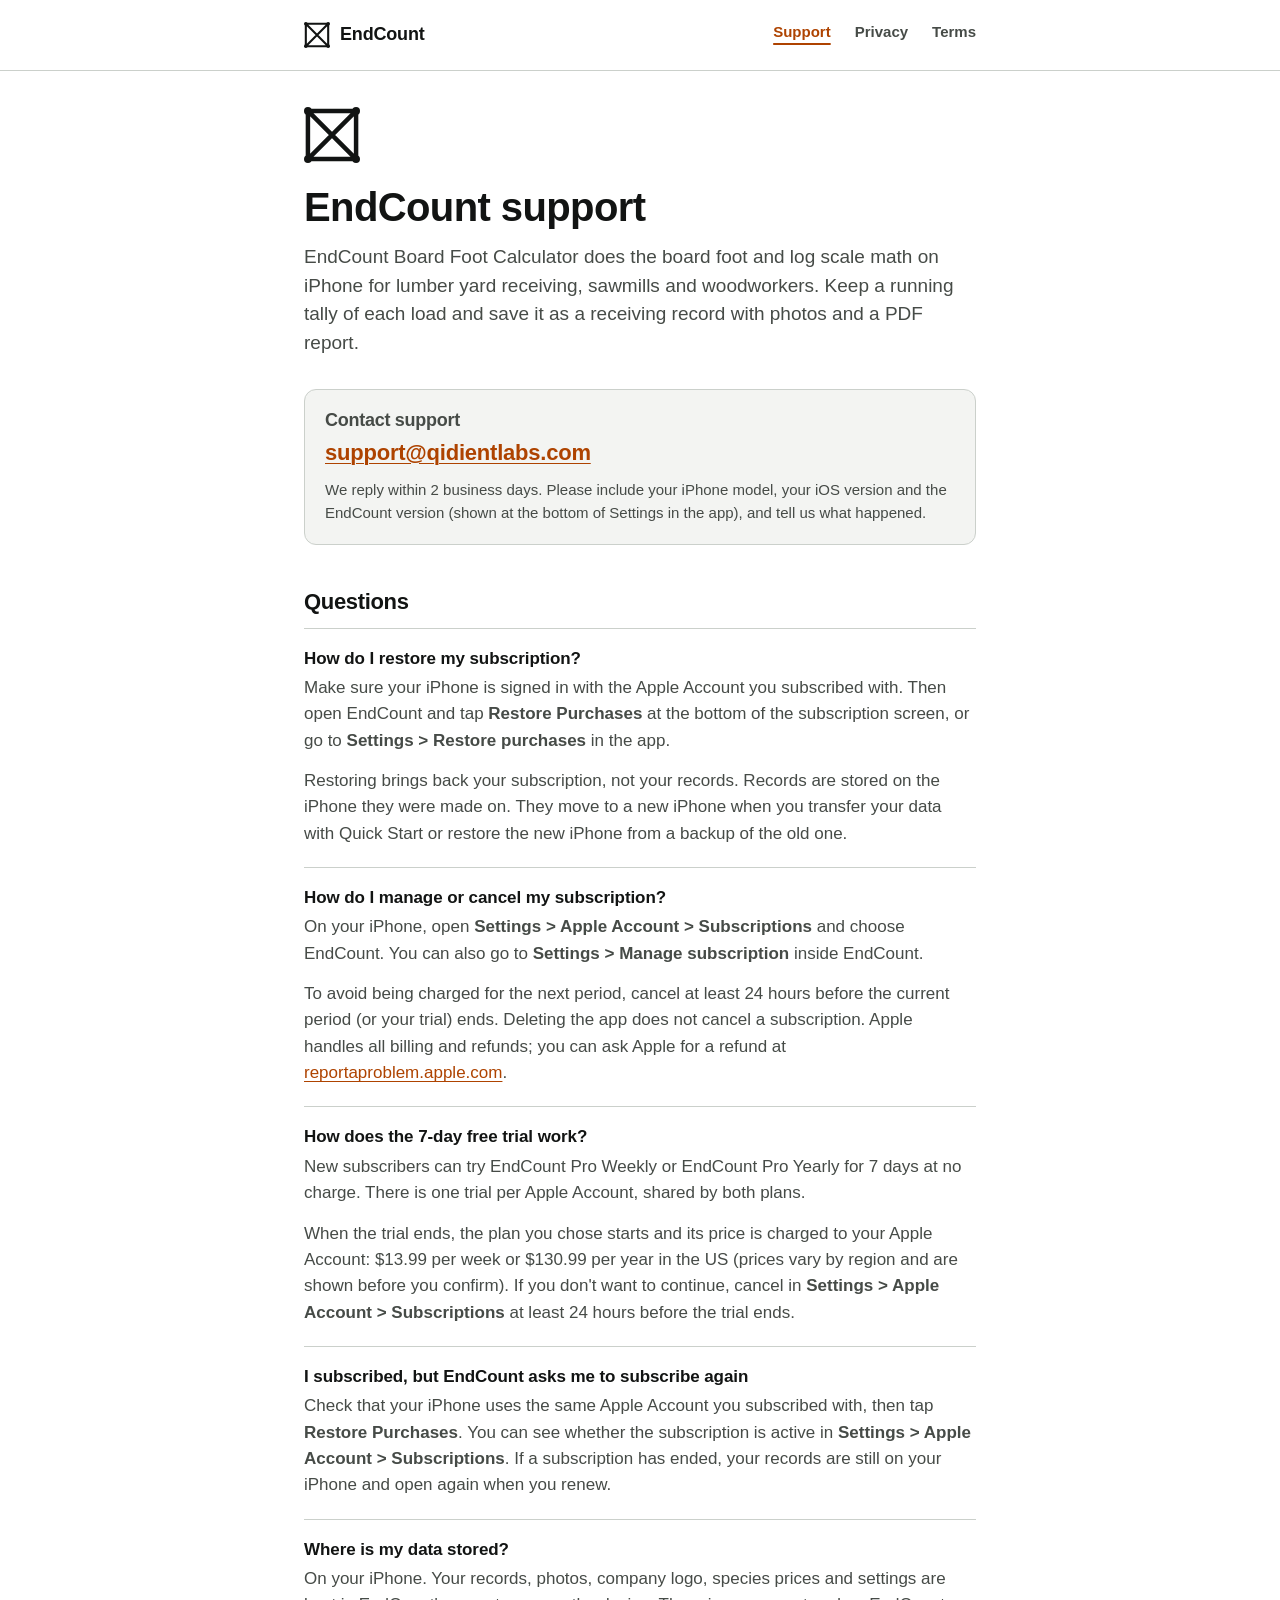
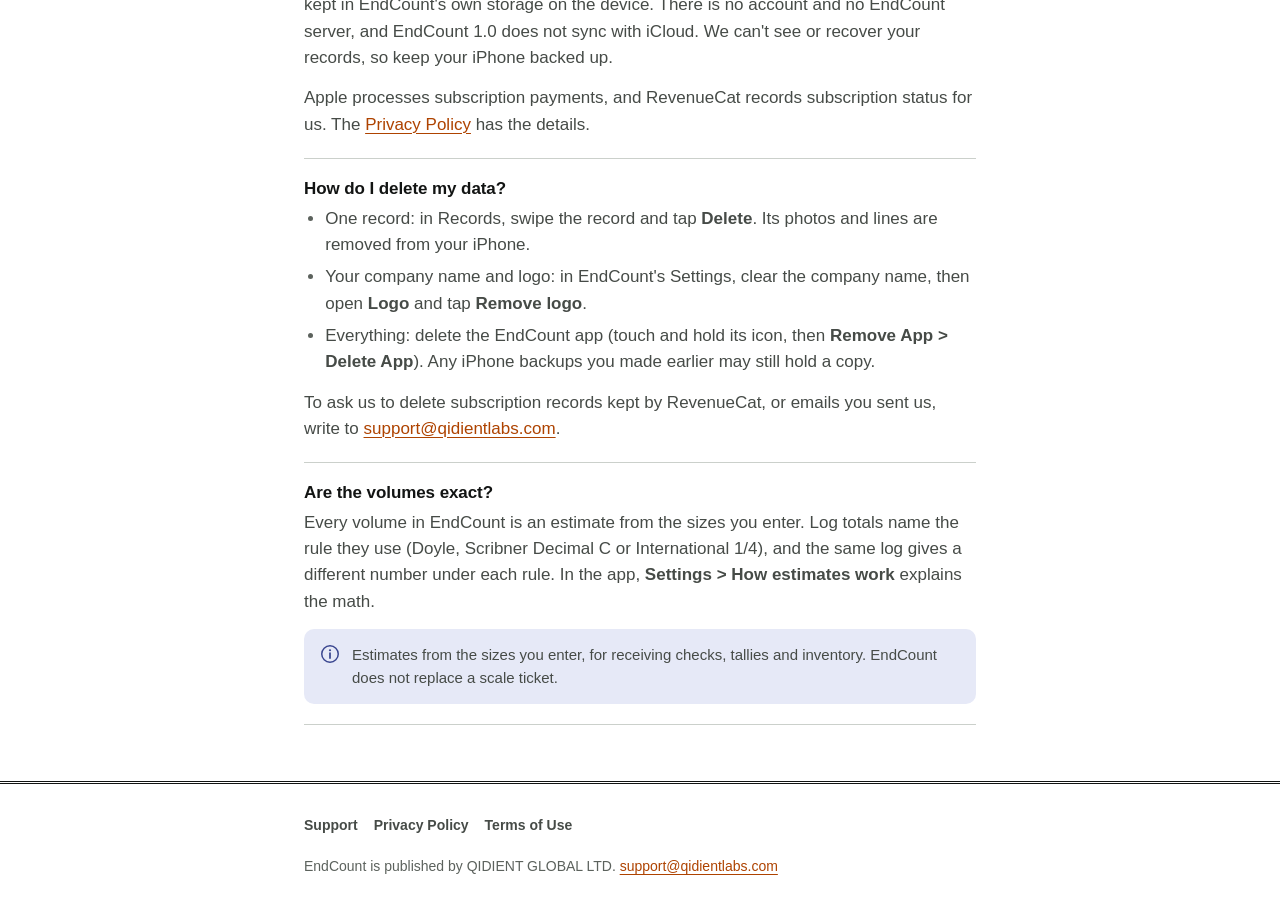
<file: index.html>
<!doctype html>
<html lang="en">
<head>
  <meta charset="utf-8">
  <meta name="viewport" content="width=device-width, initial-scale=1">
  <title>EndCount Support</title>
  <meta name="description" content="Help for EndCount Board Foot Calculator on iPhone: contact support, restore or manage your subscription, the 7-day free trial, and where your data is stored.">
  <meta name="color-scheme" content="light dark">
  <meta name="theme-color" content="#FFFFFF" media="(prefers-color-scheme: light)">
  <meta name="theme-color" content="#0F1110" media="(prefers-color-scheme: dark)">
  <link rel="canonical" href="https://jerryjrdev.github.io/endcount/">
  <link rel="icon" type="image/svg+xml" href="data:image/svg+xml,%3Csvg xmlns='http://www.w3.org/2000/svg' viewBox='0 0 100 100'%3E%3Crect width='100' height='100' rx='22' fill='%23FFFFFF'/%3E%3Cg transform='translate(20 20) scale(.6)'%3E%3Cg fill='%23121413'%3E%3Ccircle cx='7' cy='7' r='7'/%3E%3Ccircle cx='93' cy='7' r='7'/%3E%3Ccircle cx='93' cy='93' r='7'/%3E%3Ccircle cx='7' cy='93' r='7'/%3E%3C/g%3E%3Cpath d='M7 7H93V93H7ZM7 7L93 93M93 7L7 93' fill='none' stroke='%23121413' stroke-width='9' stroke-linecap='round' stroke-linejoin='round'/%3E%3C/g%3E%3C/svg%3E">
  <link rel="stylesheet" href="style.css">
</head>
<body>
  <a class="skip" href="#main">Skip to content</a>

  <header class="site-header">
    <div class="wrap">
      <a class="brand" href="./">
        <svg class="glyph" viewBox="0 0 100 100" aria-hidden="true" focusable="false"><g fill="currentColor"><circle cx="7" cy="7" r="7"/><circle cx="93" cy="7" r="7"/><circle cx="93" cy="93" r="7"/><circle cx="7" cy="93" r="7"/></g><path d="M7 7H93V93H7ZM7 7L93 93M93 7L7 93" fill="none" stroke="currentColor" stroke-width="8" stroke-linecap="round" stroke-linejoin="round"/></svg>
        <span>EndCount</span>
      </a>
      <nav aria-label="Site">
        <ul class="nav">
          <li><a href="./" aria-current="page">Support</a></li>
          <li><a href="privacy/">Privacy</a></li>
          <li><a href="terms/">Terms</a></li>
        </ul>
      </nav>
    </div>
  </header>

  <main id="main" class="wrap">
    <div class="page-head">
      <svg class="glyph" viewBox="0 0 100 100" aria-hidden="true" focusable="false"><g fill="currentColor"><circle cx="7" cy="7" r="7"/><circle cx="93" cy="7" r="7"/><circle cx="93" cy="93" r="7"/><circle cx="7" cy="93" r="7"/></g><path d="M7 7H93V93H7ZM7 7L93 93M93 7L7 93" fill="none" stroke="currentColor" stroke-width="8" stroke-linecap="round" stroke-linejoin="round"/></svg>
      <h1>EndCount support</h1>
      <p class="lede">EndCount Board Foot Calculator does the board foot and log scale math on iPhone for lumber yard receiving, sawmills and woodworkers. Keep a running tally of each load and save it as a receiving record with photos and a PDF report.</p>
    </div>

    <section class="card" aria-labelledby="contact-title">
      <h2 id="contact-title" class="contact-label">Contact support</h2>
      <a class="contact-email" href="mailto:support@qidientlabs.com?subject=EndCount%20support">support@qidientlabs.com</a>
      <p class="contact-note">We reply within 2 business days. Please include your iPhone model, your iOS version and the EndCount version (shown at the bottom of Settings in the app), and tell us what happened.</p>
    </section>

    <h2 id="faq">Questions</h2>
    <ul class="faq">
      <li id="restore">
        <h3>How do I restore my subscription?</h3>
        <p>Make sure your iPhone is signed in with the Apple Account you subscribed with. Then open EndCount and tap <span class="path">Restore Purchases</span> at the bottom of the subscription screen, or go to <span class="path">Settings&nbsp;&gt; Restore purchases</span> in the app.</p>
        <p>Restoring brings back your subscription, not your records. Records are stored on the iPhone they were made on. They move to a new iPhone when you transfer your data with Quick Start or restore the new iPhone from a backup of the old one.</p>
      </li>
      <li id="manage">
        <h3>How do I manage or cancel my subscription?</h3>
        <p>On your iPhone, open <span class="path">Settings&nbsp;&gt; Apple Account&nbsp;&gt; Subscriptions</span> and choose EndCount. You can also go to <span class="path">Settings&nbsp;&gt; Manage subscription</span> inside EndCount.</p>
        <p>To avoid being charged for the next period, cancel at least 24 hours before the current period (or your trial) ends. Deleting the app does not cancel a subscription. Apple handles all billing and refunds; you can ask Apple for a refund at <a href="https://reportaproblem.apple.com">reportaproblem.apple.com</a>.</p>
      </li>
      <li id="trial">
        <h3>How does the <span class="nobr">7-day</span> free trial work?</h3>
        <p>New subscribers can try EndCount Pro Weekly or EndCount Pro Yearly for 7 days at no charge. There is one trial per Apple Account, shared by both plans.</p>
        <p>When the trial ends, the plan you chose starts and its price is charged to your Apple Account: <span class="num">$13.99</span> per week or <span class="num">$130.99</span> per year in the US (prices vary by region and are shown before you confirm). If you don't want to continue, cancel in <span class="path">Settings&nbsp;&gt; Apple Account&nbsp;&gt; Subscriptions</span> at least 24 hours before the trial ends.</p>
      </li>
      <li id="lapsed">
        <h3>I subscribed, but EndCount asks me to subscribe again</h3>
        <p>Check that your iPhone uses the same Apple Account you subscribed with, then tap <span class="path">Restore Purchases</span>. You can see whether the subscription is active in <span class="path">Settings&nbsp;&gt; Apple Account&nbsp;&gt; Subscriptions</span>. If a subscription has ended, your records are still on your iPhone and open again when you renew.</p>
      </li>
      <li id="data">
        <h3>Where is my data stored?</h3>
        <p>On your iPhone. Your records, photos, company logo, species prices and settings are kept in EndCount's own storage on the device. There is no account and no EndCount server, and EndCount 1.0 does not sync with iCloud. We can't see or recover your records, so keep your iPhone backed up.</p>
        <p>Apple processes subscription payments, and RevenueCat records subscription status for us. The <a href="privacy/">Privacy Policy</a> has the details.</p>
      </li>
      <li id="delete">
        <h3>How do I delete my data?</h3>
        <ul>
          <li>One record: in Records, swipe the record and tap <span class="path">Delete</span>. Its photos and lines are removed from your iPhone.</li>
          <li>Your company name and logo: in EndCount's Settings, clear the company name, then open <span class="path">Logo</span> and tap <span class="path">Remove logo</span>.</li>
          <li>Everything: delete the EndCount app (touch and hold its icon, then <span class="path">Remove App&nbsp;&gt; Delete App</span>). Any iPhone backups you made earlier may still hold a copy.</li>
        </ul>
        <p>To ask us to delete subscription records kept by RevenueCat, or emails you sent us, write to <a href="mailto:support@qidientlabs.com">support@qidientlabs.com</a>.</p>
      </li>
      <li id="estimates">
        <h3>Are the volumes exact?</h3>
        <p>Every volume in EndCount is an estimate from the sizes you enter. Log totals name the rule they use (Doyle, Scribner Decimal C or International 1/4), and the same log gives a different number under each rule. In the app, <span class="path">Settings&nbsp;&gt; How estimates work</span> explains the math.</p>
        <div class="note">
          <svg viewBox="0 0 20 20" aria-hidden="true" focusable="false"><circle cx="10" cy="10" r="8.25" fill="none" stroke="currentColor" stroke-width="1.5"/><path d="M10 9v5" fill="none" stroke="currentColor" stroke-width="1.75" stroke-linecap="round"/><circle cx="10" cy="6.25" r="1.1" fill="currentColor"/></svg>
          <p>Estimates from the sizes you enter, for receiving checks, tallies and inventory. EndCount does not replace a scale ticket.</p>
        </div>
      </li>
    </ul>
  </main>

  <footer class="site-footer">
    <div class="wrap">
      <ul class="footer-links">
        <li><a href="./">Support</a></li>
        <li><a href="privacy/">Privacy Policy</a></li>
        <li><a href="terms/">Terms of Use</a></li>
      </ul>
      <p>EndCount is published by QIDIENT GLOBAL LTD. <a href="mailto:support@qidientlabs.com">support@qidientlabs.com</a></p>
    </div>
  </footer>
</body>
</html>
</file>
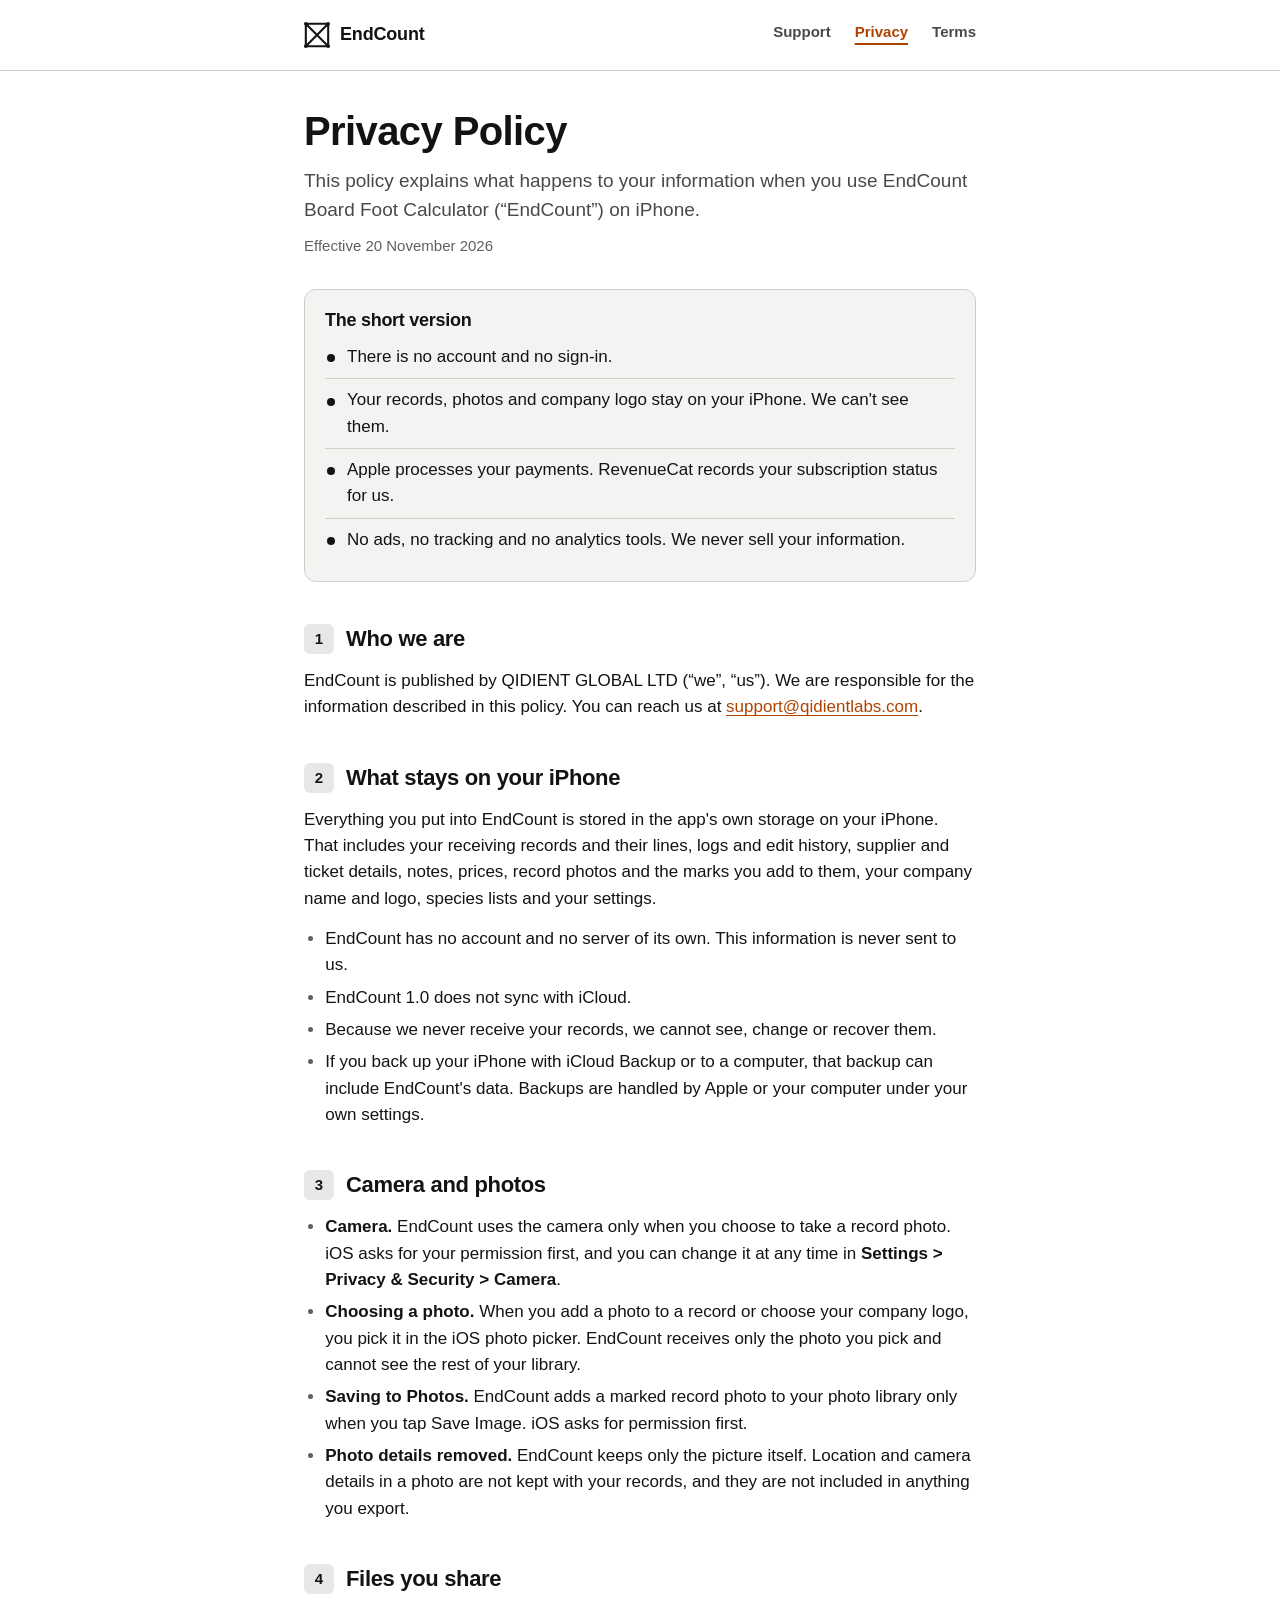
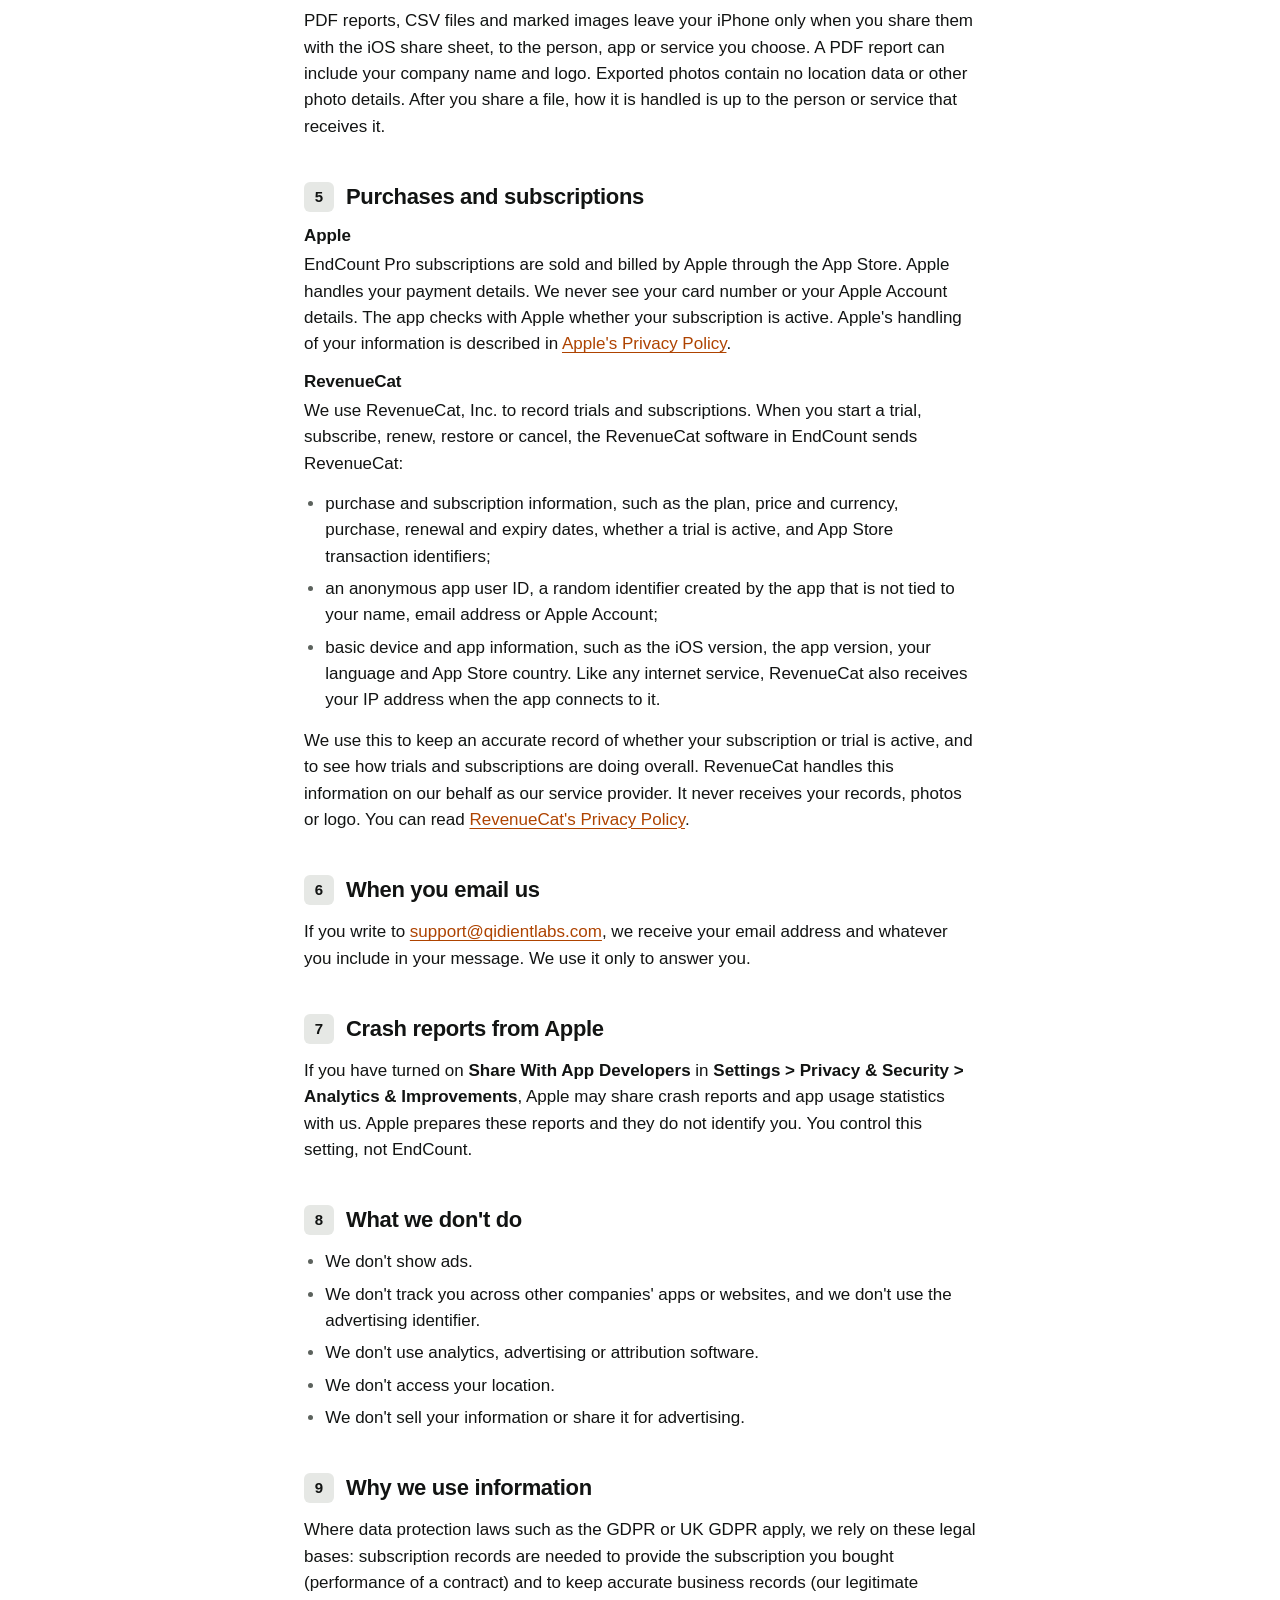
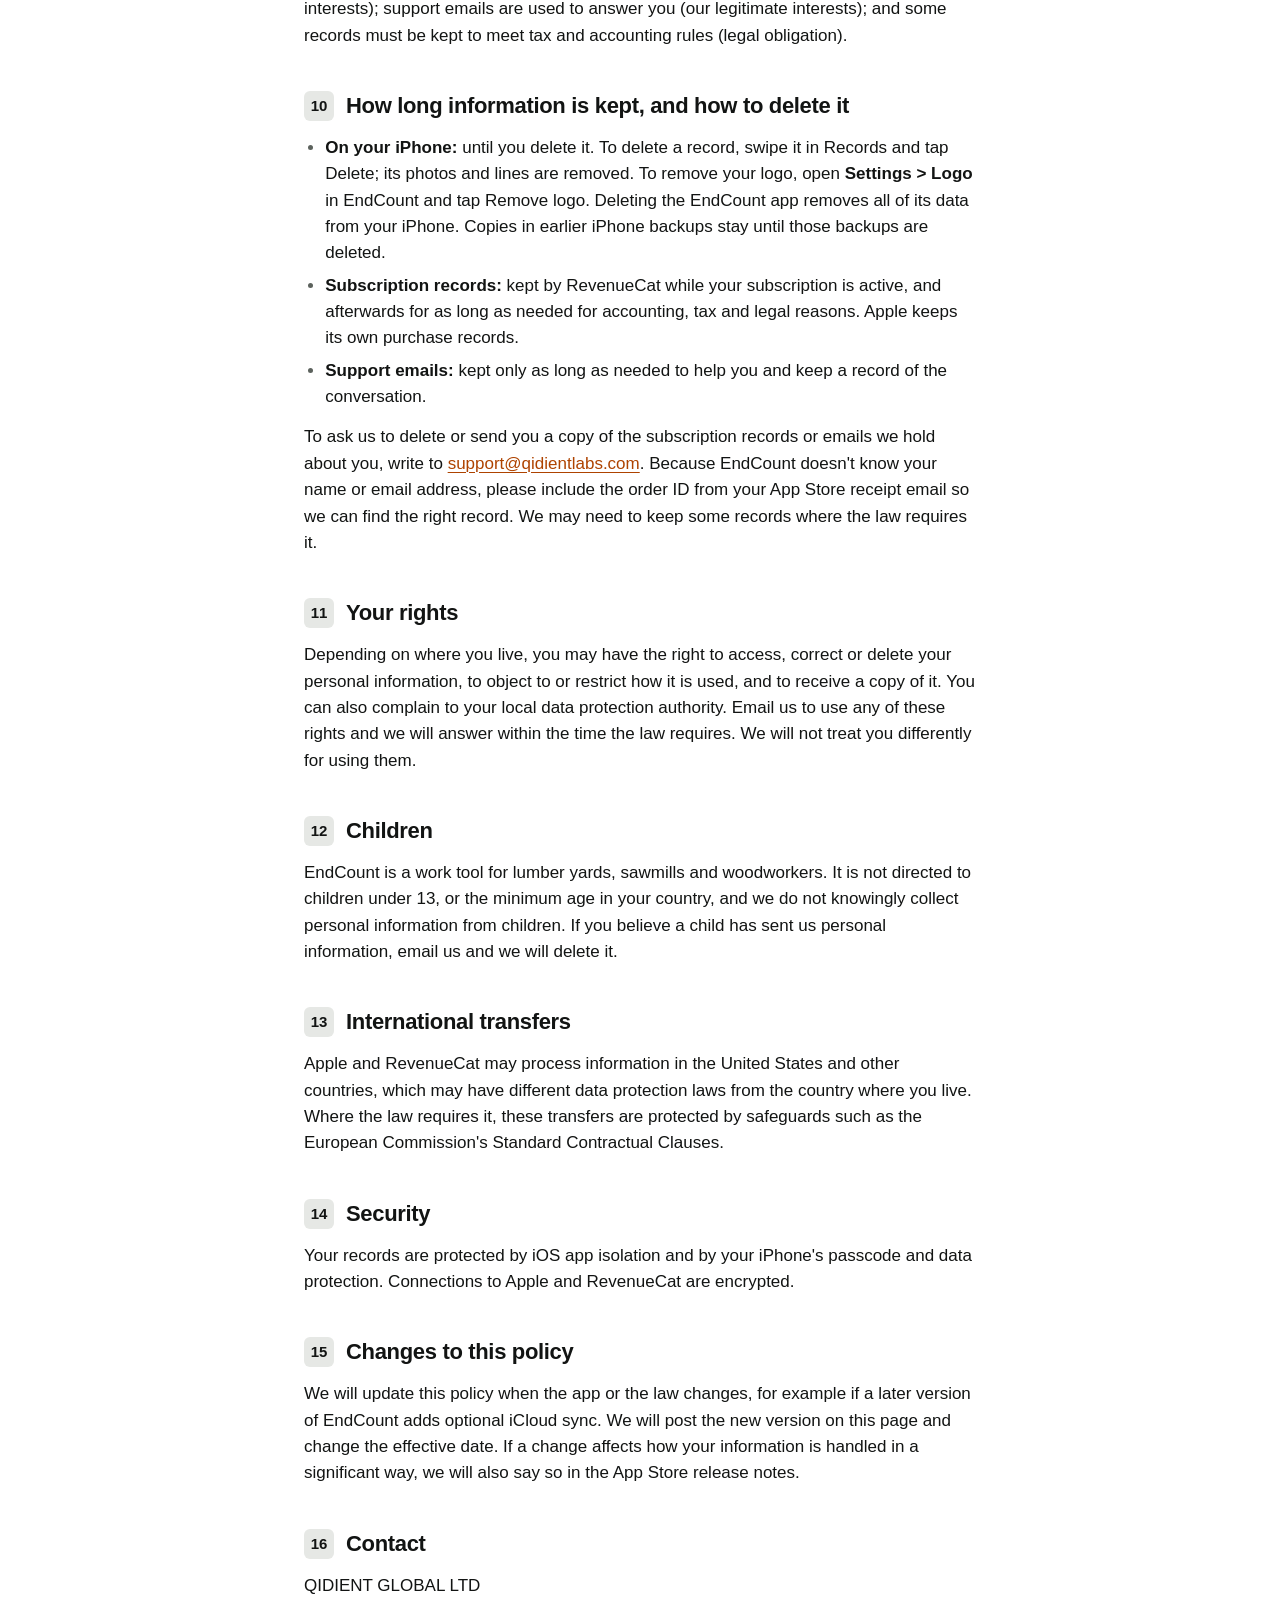
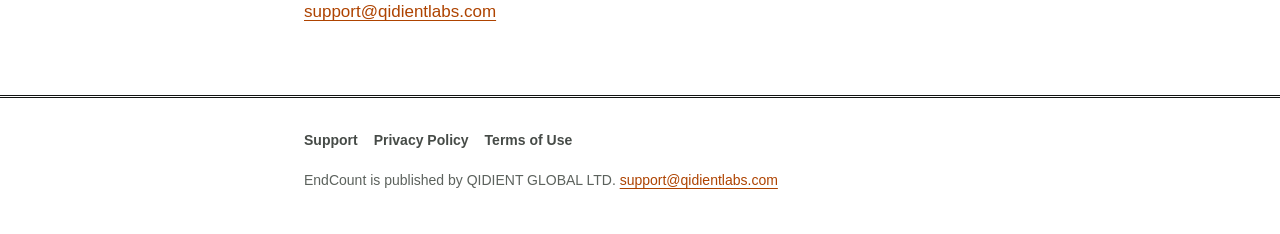
<file: privacy/index.html>
<!doctype html>
<html lang="en">
<head>
  <meta charset="utf-8">
  <meta name="viewport" content="width=device-width, initial-scale=1">
  <title>EndCount Privacy Policy</title>
  <meta name="description" content="How EndCount Board Foot Calculator handles your information: no account, records and photos stay on your iPhone, Apple processes payments and RevenueCat records subscription status.">
  <meta name="color-scheme" content="light dark">
  <meta name="theme-color" content="#FFFFFF" media="(prefers-color-scheme: light)">
  <meta name="theme-color" content="#0F1110" media="(prefers-color-scheme: dark)">
  <link rel="canonical" href="https://jerryjrdev.github.io/endcount/privacy/">
  <link rel="icon" type="image/svg+xml" href="data:image/svg+xml,%3Csvg xmlns='http://www.w3.org/2000/svg' viewBox='0 0 100 100'%3E%3Crect width='100' height='100' rx='22' fill='%23FFFFFF'/%3E%3Cg transform='translate(20 20) scale(.6)'%3E%3Cg fill='%23121413'%3E%3Ccircle cx='7' cy='7' r='7'/%3E%3Ccircle cx='93' cy='7' r='7'/%3E%3Ccircle cx='93' cy='93' r='7'/%3E%3Ccircle cx='7' cy='93' r='7'/%3E%3C/g%3E%3Cpath d='M7 7H93V93H7ZM7 7L93 93M93 7L7 93' fill='none' stroke='%23121413' stroke-width='9' stroke-linecap='round' stroke-linejoin='round'/%3E%3C/g%3E%3C/svg%3E">
  <link rel="stylesheet" href="../style.css">
</head>
<body>
  <a class="skip" href="#main">Skip to content</a>

  <header class="site-header">
    <div class="wrap">
      <a class="brand" href="../">
        <svg class="glyph" viewBox="0 0 100 100" aria-hidden="true" focusable="false"><g fill="currentColor"><circle cx="7" cy="7" r="7"/><circle cx="93" cy="7" r="7"/><circle cx="93" cy="93" r="7"/><circle cx="7" cy="93" r="7"/></g><path d="M7 7H93V93H7ZM7 7L93 93M93 7L7 93" fill="none" stroke="currentColor" stroke-width="8" stroke-linecap="round" stroke-linejoin="round"/></svg>
        <span>EndCount</span>
      </a>
      <nav aria-label="Site">
        <ul class="nav">
          <li><a href="../">Support</a></li>
          <li><a href="./" aria-current="page">Privacy</a></li>
          <li><a href="../terms/">Terms</a></li>
        </ul>
      </nav>
    </div>
  </header>

  <main id="main" class="wrap">
    <div class="page-head">
      <h1>Privacy Policy</h1>
      <p class="lede">This policy explains what happens to your information when you use EndCount Board Foot Calculator (“EndCount”) on iPhone.</p>
      <p class="meta">Effective 20 November 2026</p>
    </div>

    <section class="card" aria-labelledby="glance-title">
      <h2 id="glance-title">The short version</h2>
      <ul class="glance">
        <li>There is no account and no sign-in.</li>
        <li>Your records, photos and company logo stay on your iPhone. We can't see them.</li>
        <li>Apple processes your payments. RevenueCat records your subscription status for us.</li>
        <li>No ads, no tracking and no analytics tools. We never sell your information.</li>
      </ul>
    </section>

    <h2 id="who" class="tagged"><span class="tag">1</span><span>Who we are</span></h2>
    <p>EndCount is published by QIDIENT GLOBAL LTD (“we”, “us”). We are responsible for the information described in this policy. You can reach us at <a href="mailto:support@qidientlabs.com">support@qidientlabs.com</a>.</p>

    <h2 id="on-device" class="tagged"><span class="tag">2</span><span>What stays on your iPhone</span></h2>
    <p>Everything you put into EndCount is stored in the app's own storage on your iPhone. That includes your receiving records and their lines, logs and edit history, supplier and ticket details, notes, prices, record photos and the marks you add to them, your company name and logo, species lists and your settings.</p>
    <ul>
      <li>EndCount has no account and no server of its own. This information is never sent to us.</li>
      <li>EndCount 1.0 does not sync with iCloud.</li>
      <li>Because we never receive your records, we cannot see, change or recover them.</li>
      <li>If you back up your iPhone with iCloud Backup or to a computer, that backup can include EndCount's data. Backups are handled by Apple or your computer under your own settings.</li>
    </ul>

    <h2 id="camera-photos" class="tagged"><span class="tag">3</span><span>Camera and photos</span></h2>
    <ul>
      <li><strong>Camera.</strong> EndCount uses the camera only when you choose to take a record photo. iOS asks for your permission first, and you can change it at any time in <span class="path">Settings&nbsp;&gt; Privacy &amp; Security&nbsp;&gt; Camera</span>.</li>
      <li><strong>Choosing a photo.</strong> When you add a photo to a record or choose your company logo, you pick it in the iOS photo picker. EndCount receives only the photo you pick and cannot see the rest of your library.</li>
      <li><strong>Saving to Photos.</strong> EndCount adds a marked record photo to your photo library only when you tap Save Image. iOS asks for permission first.</li>
      <li><strong>Photo details removed.</strong> EndCount keeps only the picture itself. Location and camera details in a photo are not kept with your records, and they are not included in anything you export.</li>
    </ul>

    <h2 id="sharing" class="tagged"><span class="tag">4</span><span>Files you share</span></h2>
    <p>PDF reports, CSV files and marked images leave your iPhone only when you share them with the iOS share sheet, to the person, app or service you choose. A PDF report can include your company name and logo. Exported photos contain no location data or other photo details. After you share a file, how it is handled is up to the person or service that receives it.</p>

    <h2 id="purchases" class="tagged"><span class="tag">5</span><span>Purchases and subscriptions</span></h2>
    <h3>Apple</h3>
    <p>EndCount Pro subscriptions are sold and billed by Apple through the App Store. Apple handles your payment details. We never see your card number or your Apple Account details. The app checks with Apple whether your subscription is active. Apple's handling of your information is described in <a href="https://www.apple.com/legal/privacy/">Apple's Privacy Policy</a>.</p>
    <h3>RevenueCat</h3>
    <p>We use RevenueCat, Inc. to record trials and subscriptions. When you start a trial, subscribe, renew, restore or cancel, the RevenueCat software in EndCount sends RevenueCat:</p>
    <ul>
      <li>purchase and subscription information, such as the plan, price and currency, purchase, renewal and expiry dates, whether a trial is active, and App Store transaction identifiers;</li>
      <li>an anonymous app user ID, a random identifier created by the app that is not tied to your name, email address or Apple Account;</li>
      <li>basic device and app information, such as the iOS version, the app version, your language and App Store country. Like any internet service, RevenueCat also receives your IP address when the app connects to it.</li>
    </ul>
    <p>We use this to keep an accurate record of whether your subscription or trial is active, and to see how trials and subscriptions are doing overall. RevenueCat handles this information on our behalf as our service provider. It never receives your records, photos or logo. You can read <a href="https://www.revenuecat.com/privacy">RevenueCat's Privacy Policy</a>.</p>

    <h2 id="support" class="tagged"><span class="tag">6</span><span>When you email us</span></h2>
    <p>If you write to <a href="mailto:support@qidientlabs.com">support@qidientlabs.com</a>, we receive your email address and whatever you include in your message. We use it only to answer you.</p>

    <h2 id="apple-reports" class="tagged"><span class="tag">7</span><span>Crash reports from Apple</span></h2>
    <p>If you have turned on <span class="path">Share With App Developers</span> in <span class="path">Settings&nbsp;&gt; Privacy &amp; Security&nbsp;&gt; Analytics &amp; Improvements</span>, Apple may share crash reports and app usage statistics with us. Apple prepares these reports and they do not identify you. You control this setting, not EndCount.</p>

    <h2 id="dont" class="tagged"><span class="tag">8</span><span>What we don't do</span></h2>
    <ul>
      <li>We don't show ads.</li>
      <li>We don't track you across other companies' apps or websites, and we don't use the advertising identifier.</li>
      <li>We don't use analytics, advertising or attribution software.</li>
      <li>We don't access your location.</li>
      <li>We don't sell your information or share it for advertising.</li>
    </ul>

    <h2 id="why" class="tagged"><span class="tag">9</span><span>Why we use information</span></h2>
    <p>Where data protection laws such as the GDPR or UK GDPR apply, we rely on these legal bases: subscription records are needed to provide the subscription you bought (performance of a contract) and to keep accurate business records (our legitimate interests); support emails are used to answer you (our legitimate interests); and some records must be kept to meet tax and accounting rules (legal obligation).</p>

    <h2 id="keep-delete" class="tagged"><span class="tag">10</span><span>How long information is kept, and how to delete it</span></h2>
    <ul>
      <li><strong>On your iPhone:</strong> until you delete it. To delete a record, swipe it in Records and tap Delete; its photos and lines are removed. To remove your logo, open <span class="path">Settings&nbsp;&gt; Logo</span> in EndCount and tap Remove logo. Deleting the EndCount app removes all of its data from your iPhone. Copies in earlier iPhone backups stay until those backups are deleted.</li>
      <li><strong>Subscription records:</strong> kept by RevenueCat while your subscription is active, and afterwards for as long as needed for accounting, tax and legal reasons. Apple keeps its own purchase records.</li>
      <li><strong>Support emails:</strong> kept only as long as needed to help you and keep a record of the conversation.</li>
    </ul>
    <p>To ask us to delete or send you a copy of the subscription records or emails we hold about you, write to <a href="mailto:support@qidientlabs.com">support@qidientlabs.com</a>. Because EndCount doesn't know your name or email address, please include the order ID from your App Store receipt email so we can find the right record. We may need to keep some records where the law requires it.</p>

    <h2 id="rights" class="tagged"><span class="tag">11</span><span>Your rights</span></h2>
    <p>Depending on where you live, you may have the right to access, correct or delete your personal information, to object to or restrict how it is used, and to receive a copy of it. You can also complain to your local data protection authority. Email us to use any of these rights and we will answer within the time the law requires. We will not treat you differently for using them.</p>

    <h2 id="children" class="tagged"><span class="tag">12</span><span>Children</span></h2>
    <p>EndCount is a work tool for lumber yards, sawmills and woodworkers. It is not directed to children under 13, or the minimum age in your country, and we do not knowingly collect personal information from children. If you believe a child has sent us personal information, email us and we will delete it.</p>

    <h2 id="transfers" class="tagged"><span class="tag">13</span><span>International transfers</span></h2>
    <p>Apple and RevenueCat may process information in the United States and other countries, which may have different data protection laws from the country where you live. Where the law requires it, these transfers are protected by safeguards such as the European Commission's Standard Contractual Clauses.</p>

    <h2 id="security" class="tagged"><span class="tag">14</span><span>Security</span></h2>
    <p>Your records are protected by iOS app isolation and by your iPhone's passcode and data protection. Connections to Apple and RevenueCat are encrypted.</p>

    <h2 id="changes" class="tagged"><span class="tag">15</span><span>Changes to this policy</span></h2>
    <p>We will update this policy when the app or the law changes, for example if a later version of EndCount adds optional iCloud sync. We will post the new version on this page and change the effective date. If a change affects how your information is handled in a significant way, we will also say so in the App Store release notes.</p>

    <h2 id="contact" class="tagged"><span class="tag">16</span><span>Contact</span></h2>
    <p>QIDIENT GLOBAL LTD<br>
    <a href="mailto:support@qidientlabs.com">support@qidientlabs.com</a></p>
  </main>

  <footer class="site-footer">
    <div class="wrap">
      <ul class="footer-links">
        <li><a href="../">Support</a></li>
        <li><a href="./">Privacy Policy</a></li>
        <li><a href="../terms/">Terms of Use</a></li>
      </ul>
      <p>EndCount is published by QIDIENT GLOBAL LTD. <a href="mailto:support@qidientlabs.com">support@qidientlabs.com</a></p>
    </div>
  </footer>
</body>
</html>
</file>
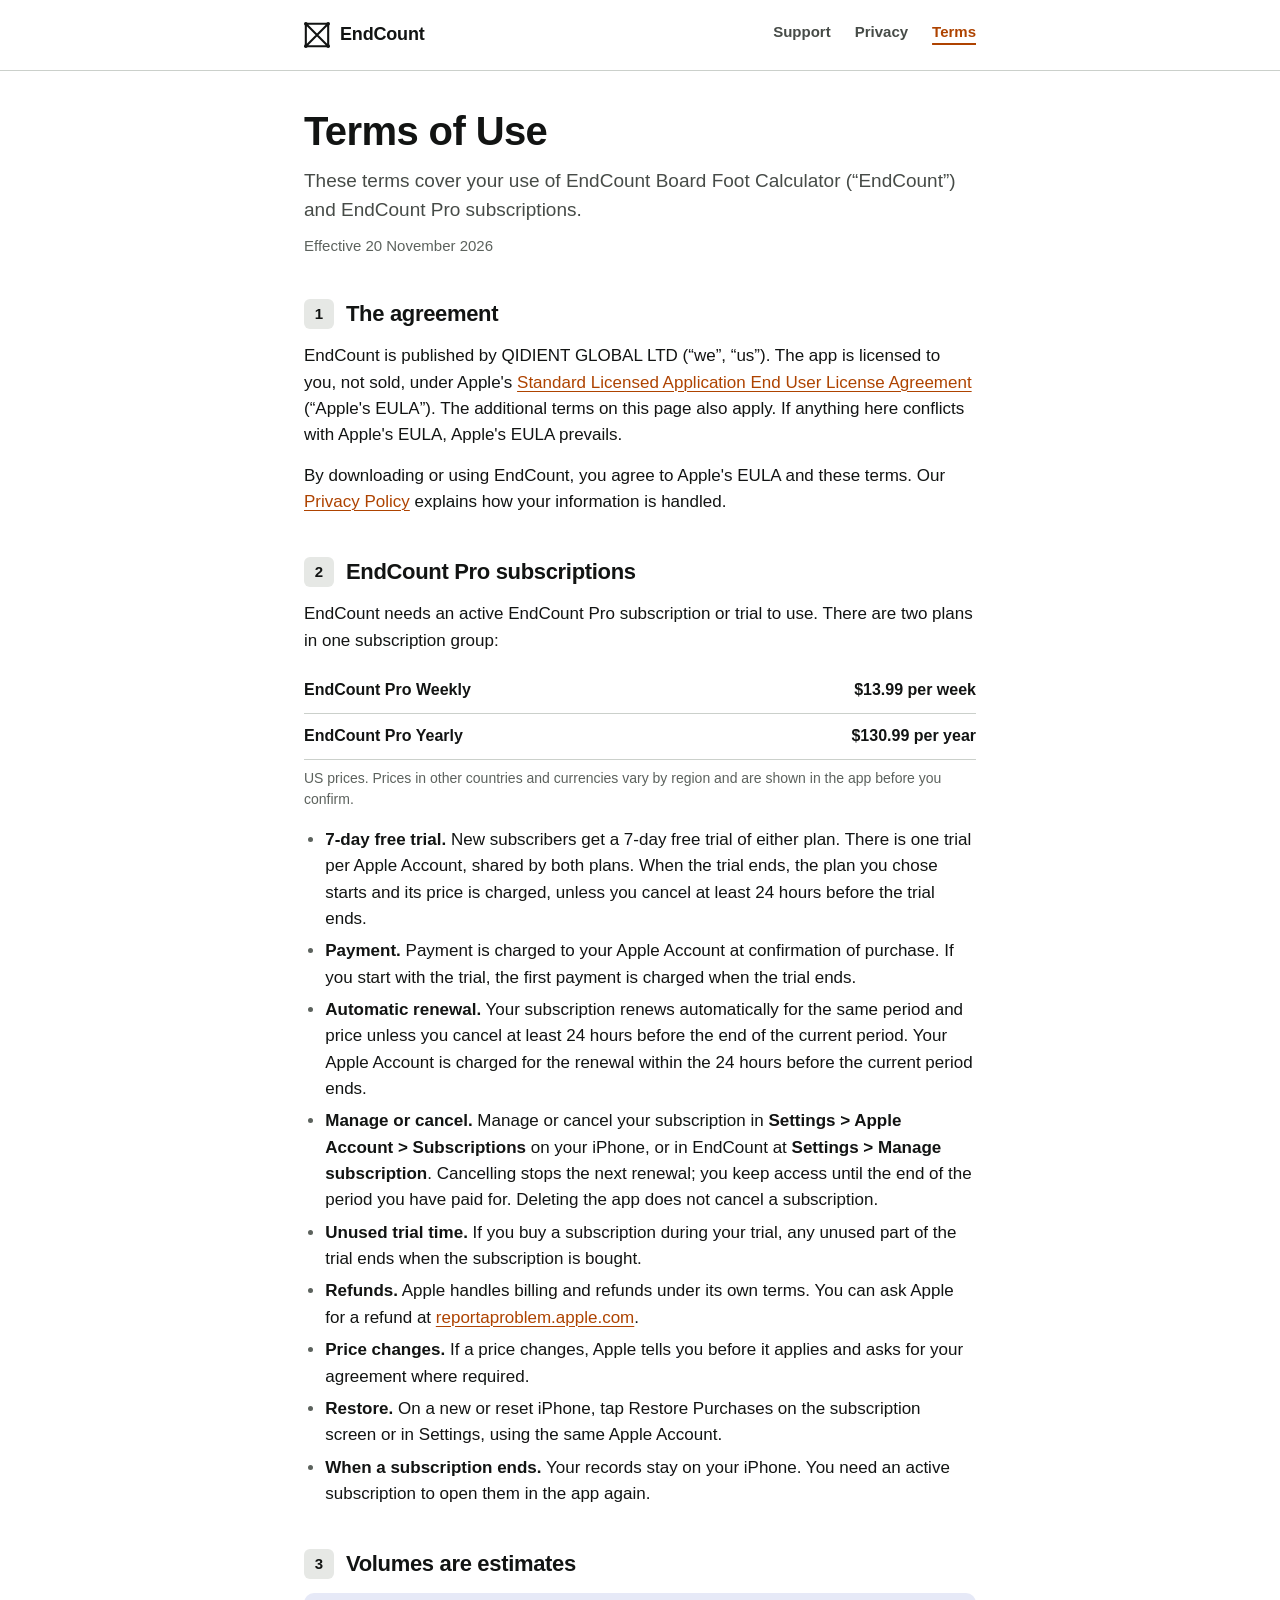
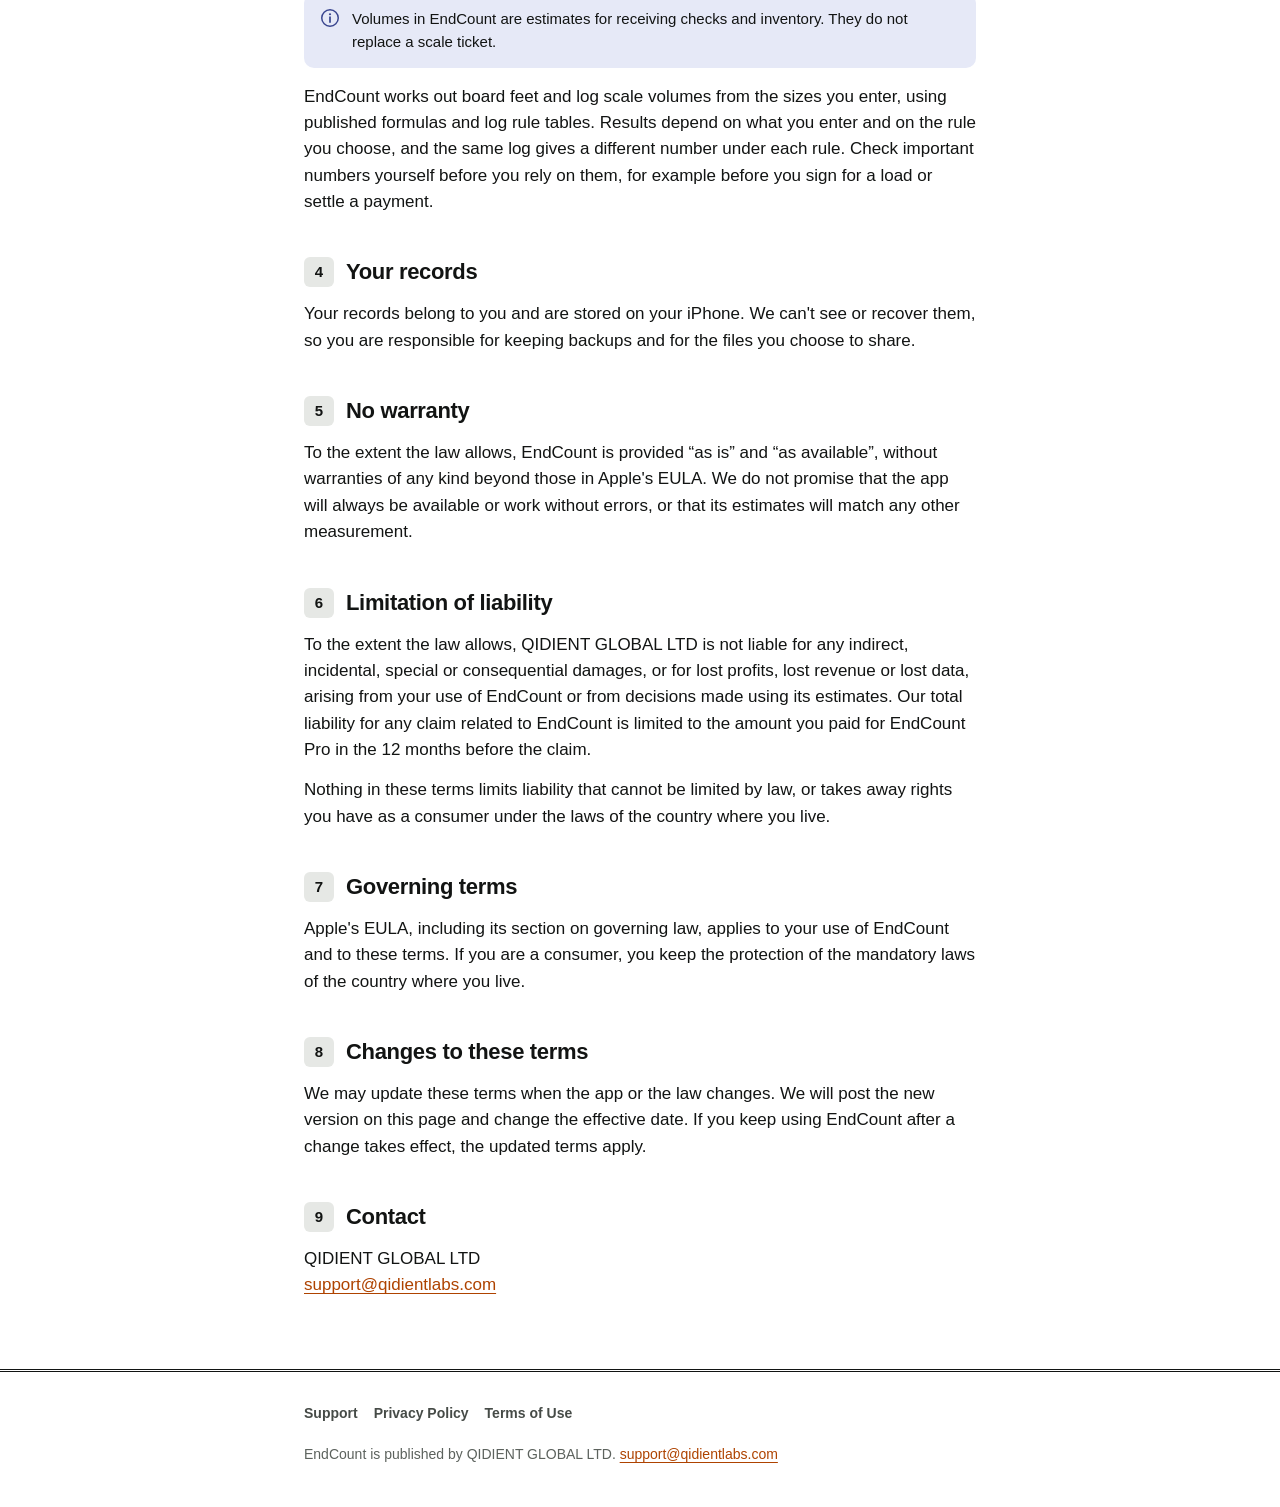
<file: terms/index.html>
<!doctype html>
<html lang="en">
<head>
  <meta charset="utf-8">
  <meta name="viewport" content="width=device-width, initial-scale=1">
  <title>EndCount Terms of Use</title>
  <meta name="description" content="Terms of Use for EndCount Board Foot Calculator: Apple's Standard EULA, EndCount Pro subscription terms, the 7-day free trial and the estimates disclaimer.">
  <meta name="color-scheme" content="light dark">
  <meta name="theme-color" content="#FFFFFF" media="(prefers-color-scheme: light)">
  <meta name="theme-color" content="#0F1110" media="(prefers-color-scheme: dark)">
  <link rel="canonical" href="https://jerryjrdev.github.io/endcount/terms/">
  <link rel="icon" type="image/svg+xml" href="data:image/svg+xml,%3Csvg xmlns='http://www.w3.org/2000/svg' viewBox='0 0 100 100'%3E%3Crect width='100' height='100' rx='22' fill='%23FFFFFF'/%3E%3Cg transform='translate(20 20) scale(.6)'%3E%3Cg fill='%23121413'%3E%3Ccircle cx='7' cy='7' r='7'/%3E%3Ccircle cx='93' cy='7' r='7'/%3E%3Ccircle cx='93' cy='93' r='7'/%3E%3Ccircle cx='7' cy='93' r='7'/%3E%3C/g%3E%3Cpath d='M7 7H93V93H7ZM7 7L93 93M93 7L7 93' fill='none' stroke='%23121413' stroke-width='9' stroke-linecap='round' stroke-linejoin='round'/%3E%3C/g%3E%3C/svg%3E">
  <link rel="stylesheet" href="../style.css">
</head>
<body>
  <a class="skip" href="#main">Skip to content</a>

  <header class="site-header">
    <div class="wrap">
      <a class="brand" href="../">
        <svg class="glyph" viewBox="0 0 100 100" aria-hidden="true" focusable="false"><g fill="currentColor"><circle cx="7" cy="7" r="7"/><circle cx="93" cy="7" r="7"/><circle cx="93" cy="93" r="7"/><circle cx="7" cy="93" r="7"/></g><path d="M7 7H93V93H7ZM7 7L93 93M93 7L7 93" fill="none" stroke="currentColor" stroke-width="8" stroke-linecap="round" stroke-linejoin="round"/></svg>
        <span>EndCount</span>
      </a>
      <nav aria-label="Site">
        <ul class="nav">
          <li><a href="../">Support</a></li>
          <li><a href="../privacy/">Privacy</a></li>
          <li><a href="./" aria-current="page">Terms</a></li>
        </ul>
      </nav>
    </div>
  </header>

  <main id="main" class="wrap">
    <div class="page-head">
      <h1>Terms of Use</h1>
      <p class="lede">These terms cover your use of EndCount Board Foot Calculator (“EndCount”) and EndCount Pro subscriptions.</p>
      <p class="meta">Effective 20 November 2026</p>
    </div>

    <h2 id="agreement" class="tagged"><span class="tag">1</span><span>The agreement</span></h2>
    <p>EndCount is published by QIDIENT GLOBAL LTD (“we”, “us”). The app is licensed to you, not sold, under Apple's <a href="https://www.apple.com/legal/internet-services/itunes/dev/stdeula/">Standard Licensed Application End User License Agreement</a> (“Apple's EULA”). The additional terms on this page also apply. If anything here conflicts with Apple's EULA, Apple's EULA prevails.</p>
    <p>By downloading or using EndCount, you agree to Apple's EULA and these terms. Our <a href="../privacy/">Privacy Policy</a> explains how your information is handled.</p>

    <h2 id="subscriptions" class="tagged"><span class="tag">2</span><span>EndCount Pro subscriptions</span></h2>
    <p>EndCount needs an active EndCount Pro subscription or trial to use. There are two plans in one subscription group:</p>
    <table class="plans">
      <caption>US prices. Prices in other countries and currencies vary by region and are shown in the app before you confirm.</caption>
      <tbody>
        <tr><th scope="row">EndCount Pro Weekly</th><td>$13.99 per week</td></tr>
        <tr><th scope="row">EndCount Pro Yearly</th><td>$130.99 per year</td></tr>
      </tbody>
    </table>
    <ul>
      <li><strong><span class="nobr">7-day</span> free trial.</strong> New subscribers get a <span class="nobr">7-day</span> free trial of either plan. There is one trial per Apple Account, shared by both plans. When the trial ends, the plan you chose starts and its price is charged, unless you cancel at least 24 hours before the trial ends.</li>
      <li><strong>Payment.</strong> Payment is charged to your Apple Account at confirmation of purchase. If you start with the trial, the first payment is charged when the trial ends.</li>
      <li><strong>Automatic renewal.</strong> Your subscription renews automatically for the same period and price unless you cancel at least 24 hours before the end of the current period. Your Apple Account is charged for the renewal within the 24 hours before the current period ends.</li>
      <li><strong>Manage or cancel.</strong> Manage or cancel your subscription in <span class="path">Settings&nbsp;&gt; Apple Account&nbsp;&gt; Subscriptions</span> on your iPhone, or in EndCount at <span class="path">Settings&nbsp;&gt; Manage subscription</span>. Cancelling stops the next renewal; you keep access until the end of the period you have paid for. Deleting the app does not cancel a subscription.</li>
      <li><strong>Unused trial time.</strong> If you buy a subscription during your trial, any unused part of the trial ends when the subscription is bought.</li>
      <li><strong>Refunds.</strong> Apple handles billing and refunds under its own terms. You can ask Apple for a refund at <a href="https://reportaproblem.apple.com">reportaproblem.apple.com</a>.</li>
      <li><strong>Price changes.</strong> If a price changes, Apple tells you before it applies and asks for your agreement where required.</li>
      <li><strong>Restore.</strong> On a new or reset iPhone, tap Restore Purchases on the subscription screen or in Settings, using the same Apple Account.</li>
      <li><strong>When a subscription ends.</strong> Your records stay on your iPhone. You need an active subscription to open them in the app again.</li>
    </ul>

    <h2 id="estimates" class="tagged"><span class="tag">3</span><span>Volumes are estimates</span></h2>
    <div class="note">
      <svg viewBox="0 0 20 20" aria-hidden="true" focusable="false"><circle cx="10" cy="10" r="8.25" fill="none" stroke="currentColor" stroke-width="1.5"/><path d="M10 9v5" fill="none" stroke="currentColor" stroke-width="1.75" stroke-linecap="round"/><circle cx="10" cy="6.25" r="1.1" fill="currentColor"/></svg>
      <p>Volumes in EndCount are estimates for receiving checks and inventory. They do not replace a scale ticket.</p>
    </div>
    <p>EndCount works out board feet and log scale volumes from the sizes you enter, using published formulas and log rule tables. Results depend on what you enter and on the rule you choose, and the same log gives a different number under each rule. Check important numbers yourself before you rely on them, for example before you sign for a load or settle a payment.</p>

    <h2 id="content" class="tagged"><span class="tag">4</span><span>Your records</span></h2>
    <p>Your records belong to you and are stored on your iPhone. We can't see or recover them, so you are responsible for keeping backups and for the files you choose to share.</p>

    <h2 id="as-is" class="tagged"><span class="tag">5</span><span>No warranty</span></h2>
    <p>To the extent the law allows, EndCount is provided “as is” and “as available”, without warranties of any kind beyond those in Apple's EULA. We do not promise that the app will always be available or work without errors, or that its estimates will match any other measurement.</p>

    <h2 id="liability" class="tagged"><span class="tag">6</span><span>Limitation of liability</span></h2>
    <p>To the extent the law allows, QIDIENT GLOBAL LTD is not liable for any indirect, incidental, special or consequential damages, or for lost profits, lost revenue or lost data, arising from your use of EndCount or from decisions made using its estimates. Our total liability for any claim related to EndCount is limited to the amount you paid for EndCount Pro in the 12 months before the claim.</p>
    <p>Nothing in these terms limits liability that cannot be limited by law, or takes away rights you have as a consumer under the laws of the country where you live.</p>

    <h2 id="governing" class="tagged"><span class="tag">7</span><span>Governing terms</span></h2>
    <p>Apple's EULA, including its section on governing law, applies to your use of EndCount and to these terms. If you are a consumer, you keep the protection of the mandatory laws of the country where you live.</p>

    <h2 id="changes" class="tagged"><span class="tag">8</span><span>Changes to these terms</span></h2>
    <p>We may update these terms when the app or the law changes. We will post the new version on this page and change the effective date. If you keep using EndCount after a change takes effect, the updated terms apply.</p>

    <h2 id="contact" class="tagged"><span class="tag">9</span><span>Contact</span></h2>
    <p>QIDIENT GLOBAL LTD<br>
    <a href="mailto:support@qidientlabs.com">support@qidientlabs.com</a></p>
  </main>

  <footer class="site-footer">
    <div class="wrap">
      <ul class="footer-links">
        <li><a href="../">Support</a></li>
        <li><a href="../privacy/">Privacy Policy</a></li>
        <li><a href="./">Terms of Use</a></li>
      </ul>
      <p>EndCount is published by QIDIENT GLOBAL LTD. <a href="mailto:support@qidientlabs.com">support@qidientlabs.com</a></p>
    </div>
  </footer>
</body>
</html>
</file>
<file: style.css>
/* EndCount web pages: "End Tag" look (docs/DESIGN.md).
   White tally-sheet canvas, graphite ink, Blaze for links and the current page only.
   No web fonts, no scripts. Light and dark are full peers. */

:root {
  color-scheme: light dark;
  --canvas: #FFFFFF;
  --surface: #F3F4F2;
  --sunken: #E6E8E5;
  --hairline: #CBD0CB;
  --border: #737973;
  --ink: #121413;
  --ink-2: #464B47;
  --ink-3: #5C625D;
  --accent: #AE4300;
  --accent-soft: #FCE9DF;
  --estimate: #3B4790;
  --estimate-soft: #E6E9F7;

  --font: -apple-system, BlinkMacSystemFont, "SF Pro Text", "Segoe UI", Roboto, "Helvetica Neue", Arial, sans-serif;
  --font-num: ui-rounded, "SF Pro Rounded", -apple-system, BlinkMacSystemFont, "Segoe UI", Roboto, Arial, sans-serif;
  --gutter: 16px;
  --measure: 42rem;
}

@media (prefers-color-scheme: dark) {
  :root {
    --canvas: #0F1110;
    --surface: #1A1D1B;
    --sunken: #252926;
    --hairline: #353A36;
    --border: #737A74;
    --ink: #F1F3F1;
    --ink-2: #B8BEB9;
    --ink-3: #959C96;
    --accent: #FF8A57;
    --accent-soft: #3A1D11;
    --estimate: #AEB8F2;
    --estimate-soft: #1F2441;
  }
}

@media (prefers-contrast: more) {
  :root {
    --hairline: #9FA59F;
    --border: #555B56;
    --ink-2: #2E332F;
    --ink-3: #3F4541;
    --accent: #8A3400;
    --estimate: #2B3577;
  }
}

@media (prefers-contrast: more) and (prefers-color-scheme: dark) {
  :root {
    --hairline: #5A615B;
    --border: #9BA29C;
    --ink-2: #DCE1DD;
    --ink-3: #C2C8C3;
    --accent: #FFAE88;
    --estimate: #CBD2FF;
  }
}

*,
*::before,
*::after {
  box-sizing: border-box;
}

html {
  -webkit-text-size-adjust: 100%;
  text-size-adjust: 100%;
}

body {
  margin: 0;
  background: var(--canvas);
  color: var(--ink);
  font-family: var(--font);
  font-size: 1.0625rem;
  line-height: 1.55;
  overflow-wrap: break-word;
  -webkit-font-smoothing: antialiased;
}

/* Skip link */
.skip {
  position: absolute;
  left: var(--gutter);
  top: -100px;
  padding: 10px 14px;
  background: var(--ink);
  color: var(--canvas);
  border-radius: 8px;
  font-weight: 600;
  text-decoration: none;
  z-index: 10;
}
.skip:focus {
  top: 12px;
}

/* Layout */
.wrap {
  width: 100%;
  max-width: calc(var(--measure) + 2 * var(--gutter));
  margin: 0 auto;
  padding: 0 var(--gutter);
}

@media (min-width: 640px) {
  :root {
    --gutter: 24px;
  }
}

/* Header */
.site-header {
  border-bottom: 1px solid var(--hairline);
}
.site-header .wrap {
  display: flex;
  flex-wrap: wrap;
  align-items: center;
  justify-content: space-between;
  gap: 4px 16px;
  padding-top: 10px;
  padding-bottom: 10px;
}

.brand {
  display: inline-flex;
  align-items: center;
  gap: 10px;
  min-height: 44px;
  color: var(--ink);
  text-decoration: none;
  font-weight: 700;
  font-size: 1.125rem;
  letter-spacing: -0.01em;
}
.brand .glyph {
  width: 26px;
  height: 26px;
}

.glyph {
  display: block;
  flex: none;
  color: var(--ink);
}

.nav {
  display: flex;
  flex-wrap: wrap;
  gap: 0 4px;
  margin: 0 -10px;
  padding: 0;
  list-style: none;
}
.nav a {
  display: inline-flex;
  align-items: center;
  min-height: 44px;
  padding: 0 10px;
  color: var(--ink-2);
  font-size: 0.9375rem;
  font-weight: 600;
  text-decoration: none;
  border-radius: 8px;
}
.nav a:hover {
  color: var(--ink);
}
.nav a[aria-current="page"] {
  color: var(--accent);
  text-decoration: underline;
  text-decoration-thickness: 2px;
  text-underline-offset: 6px;
}

/* Main (main.wrap so it outranks the .wrap padding shorthand) */
main.wrap {
  padding-top: 36px;
  padding-bottom: 56px;
}

.page-head {
  margin-bottom: 32px;
}
.page-head .glyph {
  width: 56px;
  height: 56px;
  margin-bottom: 20px;
}

h1,
h2,
h3 {
  color: var(--ink);
  line-height: 1.2;
  letter-spacing: -0.015em;
}

h1 {
  margin: 0 0 12px;
  font-size: 2.125rem;
  font-weight: 700;
}
@media (min-width: 640px) {
  h1 {
    font-size: 2.5rem;
  }
}

h2 {
  margin: 44px 0 12px;
  font-size: 1.375rem;
  font-weight: 700;
}

h3 {
  margin: 0 0 6px;
  font-size: 1.0625rem;
  font-weight: 600;
  letter-spacing: -0.005em;
}

p,
ul,
ol {
  margin: 0 0 14px;
}

ul,
ol {
  padding-left: 1.25em;
}
li {
  margin-bottom: 6px;
}
li::marker {
  color: var(--ink-3);
}

.lede {
  margin: 0;
  color: var(--ink-2);
  font-size: 1.1875rem;
  line-height: 1.5;
}

.meta {
  margin: 10px 0 0;
  color: var(--ink-3);
  font-size: 0.9375rem;
}

a {
  color: var(--accent);
  text-decoration: underline;
  text-decoration-thickness: 1px;
  text-underline-offset: 3px;
}
a:hover {
  text-decoration-thickness: 2px;
}

:focus-visible {
  outline: 2px solid var(--accent);
  outline-offset: 2px;
  border-radius: 4px;
}

strong {
  font-weight: 600;
}

.path {
  font-weight: 600;
}

.nobr {
  white-space: nowrap;
}

.num {
  font-family: var(--font-num);
  font-variant-numeric: tabular-nums;
}

/* Numbered section tags, like the line-number tags on a tally */
.tagged {
  display: flex;
  align-items: baseline;
  gap: 12px;
}
.tag {
  display: inline-flex;
  flex: none;
  align-items: center;
  justify-content: center;
  min-width: 30px;
  height: 30px;
  padding: 0 6px;
  border-radius: 6px;
  background: var(--sunken);
  color: var(--ink);
  font-family: var(--font-num);
  font-variant-numeric: tabular-nums;
  font-size: 0.9375rem;
  font-weight: 600;
  letter-spacing: 0;
  transform: translateY(-2px);
}

/* Cards */
.card {
  margin: 0 0 16px;
  padding: 20px;
  border: 1px solid var(--hairline);
  border-radius: 12px;
  background: var(--surface);
}
.card > :last-child {
  margin-bottom: 0;
}
.card h2 {
  margin-top: 0;
  font-size: 1.125rem;
}

.contact-label {
  margin: 0 0 4px;
  color: var(--ink-2);
  font-size: 0.9375rem;
  font-weight: 600;
}
.contact-email {
  display: inline-block;
  margin: 0 0 8px;
  font-size: 1.375rem;
  font-weight: 700;
  letter-spacing: -0.01em;
  overflow-wrap: anywhere;
}
.contact-note {
  margin: 0;
  color: var(--ink-2);
  font-size: 0.9375rem;
}

.glance {
  list-style: none;
  margin: 0;
  padding: 0;
}
.glance li {
  position: relative;
  margin: 0;
  padding: 8px 0 8px 22px;
  border-top: 1px solid var(--hairline);
}
.glance li:first-child {
  border-top: 0;
  padding-top: 0;
}
.glance li::before {
  content: "";
  position: absolute;
  left: 2px;
  top: calc(8px + 0.62em);
  width: 8px;
  height: 8px;
  border-radius: 50%;
  background: var(--ink);
}
.glance li:first-child::before {
  top: 0.62em;
}

/* FAQ: question rows separated by hairlines */
.faq {
  margin: 0;
  padding: 0;
  list-style: none;
  border-top: 1px solid var(--hairline);
}
.faq > li {
  margin: 0;
  padding: 20px 0;
  border-bottom: 1px solid var(--hairline);
}
.faq > li > :last-child {
  margin-bottom: 0;
}
.faq p,
.faq ul {
  color: var(--ink-2);
}
.faq ul {
  list-style: disc;
}

/* Estimate note (Carbon), as in the app's disclaimer footer */
.note {
  display: flex;
  gap: 12px;
  align-items: flex-start;
  margin: 0 0 16px;
  padding: 14px 16px;
  border-radius: 10px;
  background: var(--estimate-soft);
  color: var(--ink);
  font-size: 0.9375rem;
}
.note svg {
  flex: none;
  width: 20px;
  height: 20px;
  margin-top: 1px;
  color: var(--estimate);
}
.note p {
  margin: 0;
}

/* Price table */
.plans {
  width: 100%;
  margin: 0 0 16px;
  border-collapse: collapse;
  font-size: 1rem;
}
.plans th,
.plans td {
  padding: 10px 0;
  border-bottom: 1px solid var(--hairline);
  text-align: left;
  vertical-align: top;
}
.plans th {
  font-weight: 600;
}
.plans td {
  text-align: right;
  font-family: var(--font-num);
  font-variant-numeric: tabular-nums;
  font-weight: 600;
  white-space: nowrap;
}
.plans caption {
  caption-side: bottom;
  padding-top: 8px;
  color: var(--ink-3);
  font-size: 0.875rem;
  text-align: left;
}

/* Footer: the ledger double rule closes the sheet */
.site-footer {
  border-top: 3px double var(--ink);
}
.site-footer .wrap {
  padding-top: 20px;
  padding-bottom: 36px;
  color: var(--ink-3);
  font-size: 0.875rem;
}
.site-footer p {
  margin: 0 0 6px;
}
.footer-links {
  display: flex;
  flex-wrap: wrap;
  gap: 0 16px;
  margin: 0 0 8px;
  padding: 0;
  list-style: none;
}
.footer-links li {
  margin: 0;
}
.footer-links a {
  display: inline-flex;
  align-items: center;
  min-height: 44px;
  color: var(--ink-2);
  font-weight: 600;
  text-decoration: none;
}
.footer-links a:hover {
  color: var(--ink);
  text-decoration: underline;
}

/* 404 */
.big-num {
  margin: 0 0 8px;
  color: var(--ink-3);
  font-family: var(--font-num);
  font-variant-numeric: tabular-nums;
  font-size: 1rem;
  font-weight: 600;
}

@media print {
  .site-header .nav,
  .skip {
    display: none;
  }
  a {
    color: inherit;
  }
}
</file>
